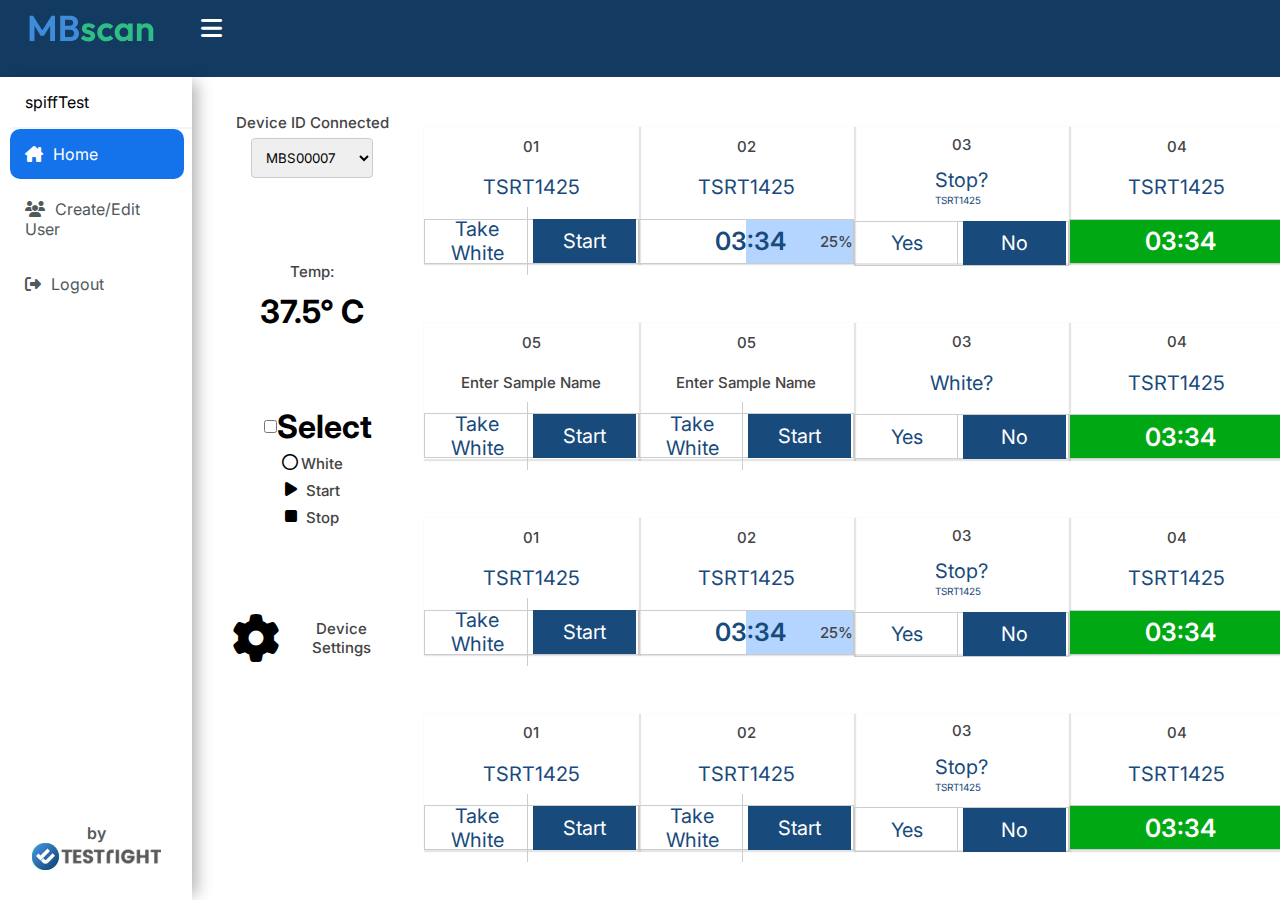
<file: index.html>
<!DOCTYPE html>
<html lang="en">
  <head>
    <meta charset="UTF-8" />
    <meta name="viewport" content="width=device-width, initial-scale=1.0" />
    <title>Dashboard</title>
    <link
      rel="stylesheet"
      href="https://cdnjs.cloudflare.com/ajax/libs/font-awesome/6.5.2/css/all.min.css"
    />
    <link rel="stylesheet" href="style.css" />
  </head>
  <body onload="document.getElementById('home-nav').click();">
    <header>
      <nav>
        <nav class="nav">
          <ul class="navbar">
            <li>
              <a href="#"
                ><img
                  src="./assets/logo_top.svg"
                  alt="brand-logo"
                  class="brand-logo-top"
              /></a>
            </li>
            <li>
              <a href="#"><i class="fa fa-solid fa-bars"></i></a>
            </li>
          </ul>
        </nav>
      </nav>
    </header>
    <main>
      <div class="container">
        <aside class="sidebar">
          <ul>
            <li class="side-top-heading">spiffTest</li>
            <li class="side-nav" id="home-nav">
              <i class="fa-solid fa-house-chimney fa-sidebar"></i>Home
            </li>
            <li class="side-nav" id="edit-user-nav">
              <i class="fa-solid fa-users fa-sidebar"></i>Create/Edit User
            </li>
            <li class="side-nav" id="logout-nav">
              <i class="fa-solid fa-right-from-bracket fa-sidebar"></i>Logout
            </li>
          </ul>
          <div class="side-footer-branding">
            <p>by</p>
            <img src="./assets/logo_bottom.svg" alt="logo-bottom" />
          </div>
        </aside>
        <section class="right" id="content-area">
          <!-- Content will be dynamically loaded here -->
        </section>
      </div>
    </main>

    <!--! Javascript -->

    <script src="script.js"></script>
  </body>
</html>
</file>
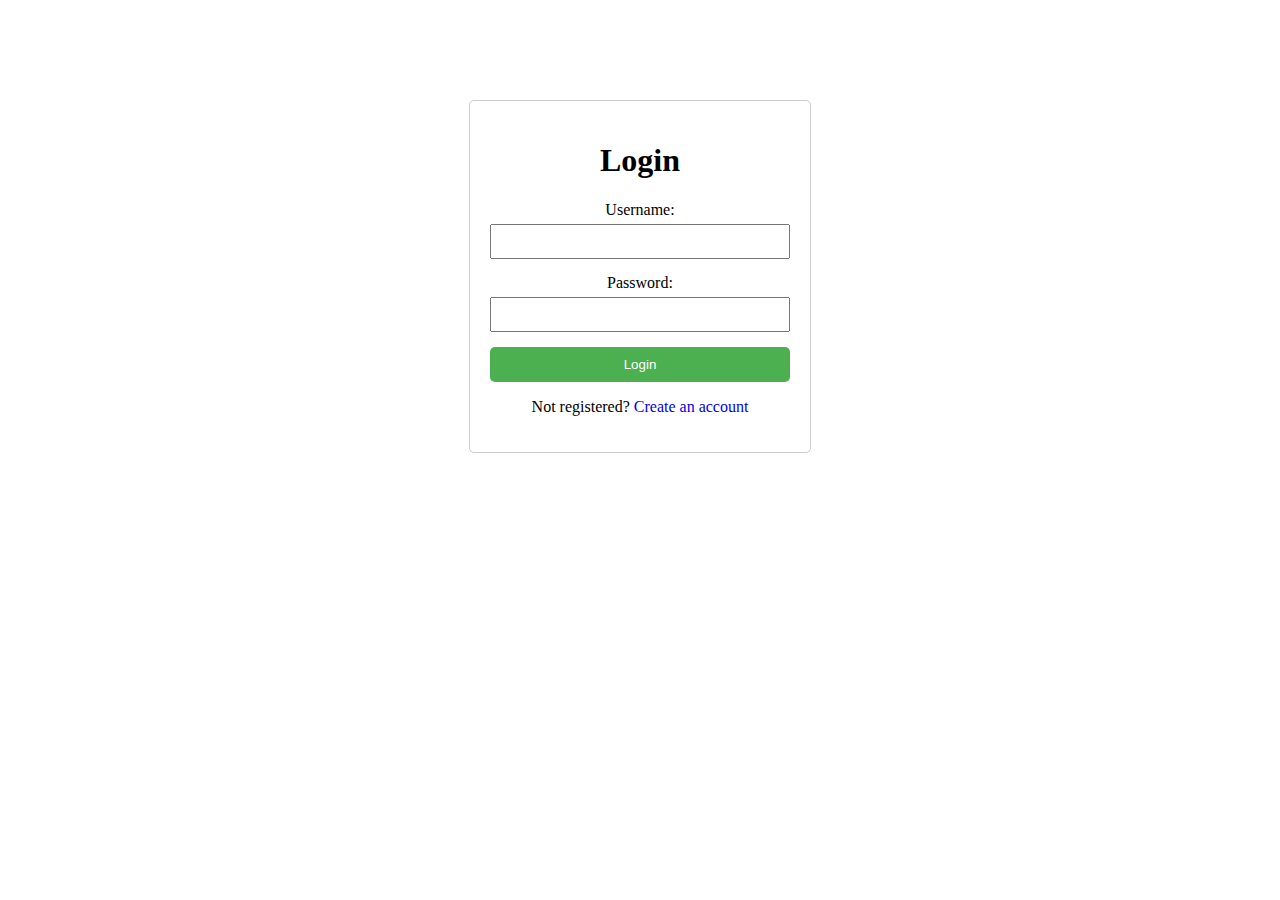
<file: login.html>
<!DOCTYPE html>
<html lang="en">
  <head>
    <meta charset="UTF-8" />
    <meta name="viewport" content="width=device-width, initial-scale=1.0" />
    <title>Dashboard login</title>
    <style>
      .login-container {
        width: 300px;
        margin: 100px auto;
        padding: 20px;
        border: 1px solid #ccc;
        border-radius: 5px;
        text-align: center;
      }
      .input-group {
        margin-bottom: 15px;
      }
      .input-group label {
        display: block;
        margin-bottom: 5px;
      }
      .input-group input {
        width: 100%;
        padding: 8px;
        box-sizing: border-box;
      }
      button {
        width: 100%;
        padding: 10px;
        background-color: #4caf50;
        color: white;
        border: none;
        border-radius: 5px;
        cursor: pointer;
      }
      button:hover {
        background-color: #45a049;
      }
      a {
        color: #0000ee;
        text-decoration: none;
      }
      a:hover {
        text-decoration: underline;
      }
    </style>
  </head>
  <body>
    <div class="login-container">
      <h1>Login</h1>
      <form action="/submit-login" method="POST">
        <div class="input-group">
          <label for="username">Username:</label>
          <input type="text" id="username" name="username" required />
        </div>
        <div class="input-group">
          <label for="password">Password:</label>
          <input type="password" id="password" name="password" required />
        </div>
        <button type="submit">Login</button>
      </form>
      <p>Not registered? <a href="index.html">Create an account</a></p>
    </div>
  </body>

  
</html>
</file>
<file: style.css>
@import url("https://fonts.googleapis.com/css2?family=Inter:wght@100..900&display=swap");
* {
  margin: 0;
  padding: 0;
  box-sizing: border-box;
  font-family: "Inter", sans-serif;
  font-family: "Inter", sans-serif;
  font-optical-sizing: auto;
}
:root {
  --navbar-height: 8vh;
  --navbar-padding-bottom: 5px;
}
.nav {
  background-color: #133a61;
  padding-bottom: var(--navbar-padding-bottom);
  align-items: center;
}

.navbar {
  list-style: none; /* Remove default list styling */
  display: flex;
  margin: 0;
  padding: 0;
  padding-left: 19px;
  height: var(--navbar-height);
}

.navbar li {
  margin: 10px; /* Padding around each list item */
}

.navbar a {
  color: white; /* White text color */
  text-decoration: none; /* Remove underline from links */
  font-weight: bold; /* Bold font for the text */
}

.brand-logo-top {
  margin-top: 5px;
}

.fa-bars {
  font-size: 1.5em; /* Larger icon size */
  margin-left: 27px;
  padding-top: 6px;
}

.container {
  display: grid;
  grid-template-columns: 15% 80%;
  gap: 40px;
  height: calc(100vh - var(--navbar-height) - var(--navbar-padding-bottom));
}

/* side css */
.sidebar {
  position: relative; /* Ensure the parent is positioned */
  padding-left: 10px;
  box-shadow: 10px 0 15px -5px rgba(0, 0, 0, 0.3);
  background-color: #ffffff;
  height: 100%;
  overflow: hidden;
}
.side-top-heading {
  padding: 15px;
  border-bottom: 2px solid #f5f5f5;
  cursor: pointer;
}

.side-nav {
  padding: 15px;
  margin-bottom: 5px;
  margin-right: 8px;
  color: rgb(81, 89, 91);
  cursor: pointer;
  .fa-sidebar {
    padding-right: 10px;
  }
}
.active-nav {
  border: 1px solid inherit;
  border-radius: 10px;
  color: #ffffff;
  background: #1473ea;
}
.side-footer-branding {
  position: absolute; /* Positioning relative to the nearest positioned ancestor */
  bottom: 0; /* Align to the bottom */
  width: 100%; /* Take full width of the container */
  background-color: #ffffff;
  display: grid;
  align-items: center;
  justify-content: center;
  text-align-last: center;
  margin-left: -10px;
  margin-bottom: 30px;
  font-weight: 600;
  color: rgba(88, 89, 91);
  cursor: pointer;
}

/*! Css for Home Nav using Sass  */

h2 {
  font-size: 15px;
  font-weight: 500;
  color: rgb(68, 68, 68);
  text-align: center;
}
.rightOne-select {
  width: 80%;
  padding: 10px;
  margin-bottom: 10px;
  border: 1px solid #ccc;
  border-radius: 4px;
}

.right {
  display: flex;
  flex-direction: row;

  .right-one {
    width: 223px;
    height: 634px;
    display: flex;
    flex-direction: column;
    justify-content: space-around;
    align-items: center;

    .rightOne-divs {
      height: 5rem;
      display: flex;
      flex-direction: column;
      justify-content: space-around;
      align-items: center;
    }
    .right-one-three {
      width: 10rem;
      height: 8rem;

      div {
        display: flex;
        flex-direction: row;
        justify-content: space-around;
        width: 4rem;
      }
    }
    .right-one-four {
      display: flex;
      flex-direction: row;
      align-items: center;
      justify-content: center;
      gap: 10px;

      .fa-gear {
        font-size: 3em;
      }
    }
  }

  .right-two {
    width: 100%;
    display: grid;
    place-items: center;
    section {
      width: 95%;
      height: 95%;
      display: flex;
      flex-direction: column;
      justify-content: space-between;
      align-items: center;

      .right-two-divs {
        display: flex;
        flex-direction: row;
        justify-content: space-between;
        align-items: center;
        .divs {
          display: flex;
          flex-direction: column;
          justify-content: space-around;
          align-items: center;
          width: 231px;
          box-shadow: 1px 1px 1px 1px rgba(0, 0, 0, 0.1);
          height: 136px;
          h1 {
            font-size: 20px;
            font-weight: 400;
            color: #184a7c;
          }
          div {
            display: flex;
            flex-direction: row;
            align-items: center;
            justify-content: space-between;
            width: 100%;
            span {
              text-align: center;
              width: 50%;
              margin: 1%;
            }
          }
        }
      }
      .right-two-divs {
        height: 28%;
        width: 98%;
      }
    }
  }
}
.containerTwo {
  position: relative;
  width: 200px;
  height: 200px;
  cursor: pointer;
}

.overlay {
  position: absolute;
  top: 0;
  left: 0;
  width: 100%;
  height: 100%;
  background-color: rgba(111, 29, 29, 0.4);
  display: none;
  justify-content: center;
  align-items: center;
}

.fa-check {
  font-size: 5em;
  font-weight: 600;
  color: #333;
  margin-left: 85px;
}
.card-butten {
  border: 1px solid #ccc;
  height: 45px;
  margin-bottom: -10px;
}
.span-one {
  padding-top: 10px;
  padding-bottom: 10px;
  border-right: 1px solid #ccc;
}
.span-two {
  display: inline-block;
  padding: 10px 20px;
  background-color: #184a7c;
  color: white !important;
}
.card-butten-2 {
  border: 1px solid #ccc;
  height: 45px;
  margin-bottom: -10px;
  color: #184a7c;
  font-size: 25px;
  font-weight: 600;
  padding-left: 75px;
  background: linear-gradient(to right, transparent 50%, #b3d5ff 50%);
}
.card-butten-4 {
  background-color: #00a814;
  border: 1px solid #ccc;
  height: 45px;
  margin-bottom: -10px;
  color: white;
  font-size: 25px;
  font-weight: 600;
  padding-left: 75px;
}
/*! CSS for Create/Edit user Nav  */

.edit-user-nav {
  width: 100%;
  padding: 20px;
  box-sizing: border-box;
}

.edit-user-nav h2 {
  text-align: center;
  color: #333;
  margin-bottom: 20px;
}

.edit-user-nav table {
  width: 100%;
  border-collapse: collapse;
  margin: auto;
}

.edit-user-nav th,
.edit-user-nav td {
  border: 1px solid #ddd;
  padding: 8px;
  text-align: left;
}

.edit-user-nav th {
  background-color: #f4f4f4;
}

.edit-user-nav tr:nth-child(even) {
  background-color: #f9f9f9;
}

.edit-user-nav tr:hover {
  background-color: #f1f1f1;
}

.edit-user-nav button {
  padding: 5px 10px;
  background-color: #4caf50;
  color: white;
  border: none;
  border-radius: 5px;
  cursor: pointer;
}

.edit-user-nav button:hover {
  background-color: #45a049;
}

.create-user-form {
  background-color: #f4f4f4; /* Light grey background */
  padding: 20px; /* Padding around the form */
  border-radius: 8px; /* Rounded corners */
  box-shadow: 0 2px 5px rgba(0, 0, 0, 0.1); /* Subtle shadow */
  max-width: 400px; /* Maximum width of the form */
  margin: 20px auto; /* Centering the form */
}

.create-user-form h2 {
  color: #333; /* Dark grey color for the heading */
  margin-bottom: 15px; /* Space below the heading */
}

.create-user-form input[type="text"],
.create-user-form input[type="email"],
.create-user-form select {
  width: 100%; /* Full width */
  padding: 10px; /* Padding inside the inputs */
  margin-bottom: 10px; /* Space between each input */
  border: 1px solid #ccc; /* Light grey border */
  border-radius: 4px; /* Rounded borders */
}

.create-user-form button {
  width: 100%; /* Full width */
  padding: 10px; /* Padding inside the button */
  background-color: #5c67f2; /* Blue background */
  color: white; /* White text */
  border: none; /* No border */
  border-radius: 4px; /* Rounded borders */
  cursor: pointer; /* Pointer cursor on hover */
  transition: background-color 0.3s; /* Smooth transition for background color */
}

.create-user-form button:hover {
  background-color: #4a54e1; /* Slightly darker blue on hover */
}

.span-two {
  h1 {
    color: white !important;
  }
}
</file>
